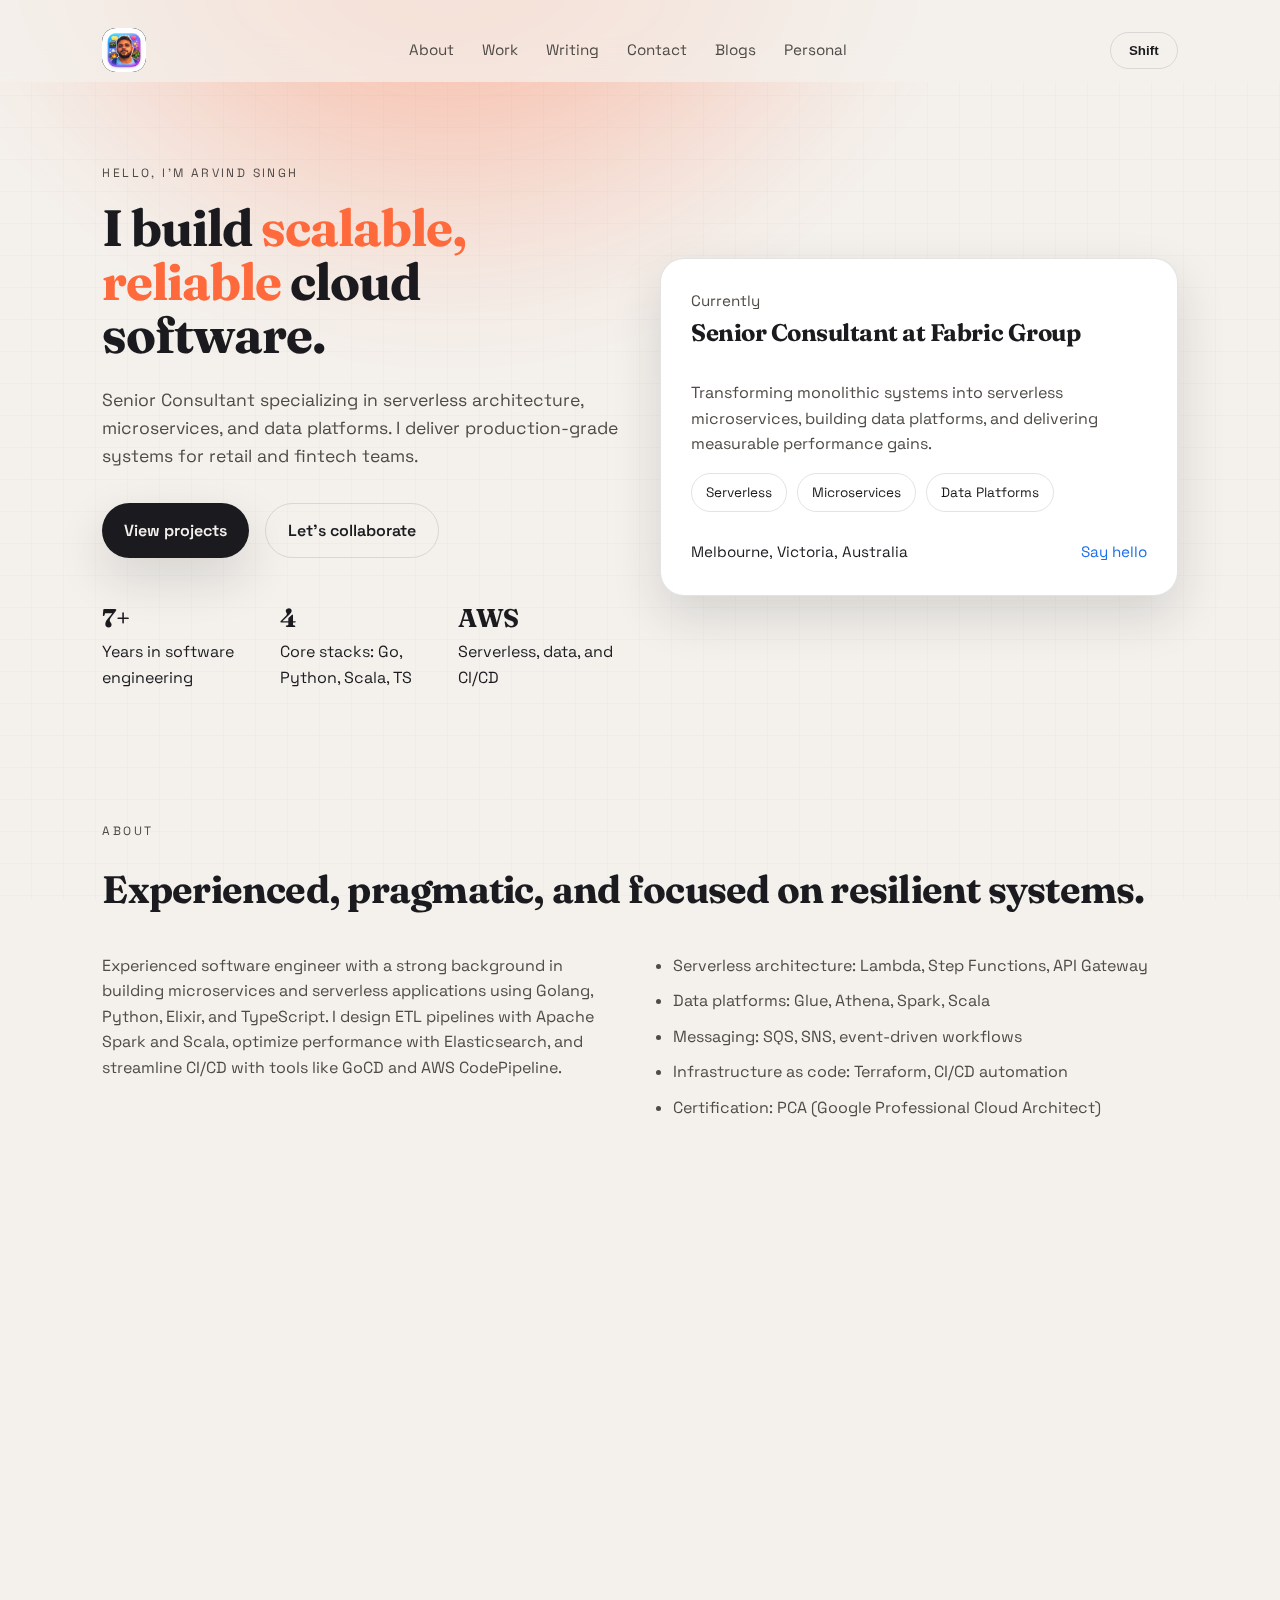
<file: index.html>
<!doctype html>
<html lang="en">

<head>
  <meta charset="utf-8" />
  <meta name="viewport" content="width=device-width, initial-scale=1" />
  <title>Arvind Singh | Personal Website</title>
  <meta name="description" content="Personal website with selected projects, writing, and contact." />
  <link rel="preconnect" href="https://fonts.googleapis.com" />
  <link rel="preconnect" href="https://fonts.gstatic.com" crossorigin />
  <link
    href="https://fonts.googleapis.com/css2?family=Fraunces:wght@400;600;700&family=Space+Grotesk:wght@400;500;600;700&display=swap"
    rel="stylesheet" />
  <link rel="icon" type="image/png" href="photos/brand.png" />
  <link rel="stylesheet" href="styles.css?v=9" />
</head>

<body>
  <div class="bg-blur"></div>
  <div class="bg-grid"></div>

    <header class="site-header">
      <button
        class="logo menu-toggle"
        type="button"
        aria-expanded="false"
        aria-controls="siteNav"
        aria-label="Toggle navigation"
      >
        <img src="photos/brand.png" alt="Arvind Singh logo" class="logo-mark" />
      </button>
      <nav class="nav" id="siteNav">
        <button class="nav-close" type="button" aria-label="Close navigation">×</button>
        <a href="#about">About</a>
        <a href="#work">Work</a>
        <a href="#writing">Writing</a>
        <a href="#contact">Contact</a>
        <a href="blogs.html">Blogs</a>
        <a href="personal.html">Personal</a>
      </nav>
      <button class="ghost" id="themeToggle" type="button" aria-label="Toggle theme">
        Shift
      </button>
    </header>

  <main>
    <section class="hero" id="top">
      <div class="hero-text">
        <p class="eyebrow">Hello, I'm Arvind Singh</p>
        <h1>
          I build
          <span>scalable, reliable</span>
          cloud software.
        </h1>
        <p class="lead">
          Senior Consultant specializing in serverless architecture, microservices, and data
          platforms. I deliver production-grade systems for retail and fintech teams.
        </p>
        <div class="hero-actions">
          <a class="primary" href="#work">View projects</a>
          <a class="secondary" href="#contact">Let’s collaborate</a>
        </div>
        <div class="hero-metrics">
          <div>
            <h3>7+</h3>
            <p>Years in software engineering</p>
          </div>
          <div>
            <h3>4</h3>
            <p>Core stacks: Go, Python, Scala, TS</p>
          </div>
          <div>
            <h3>AWS</h3>
            <p>Serverless, data, and CI/CD</p>
          </div>
        </div>
      </div>
      <div class="hero-card">
        <div class="card-top">
          <p>Currently</p>
          <h2>Senior Consultant at Fabric Group</h2>
        </div>
        <div class="card-body">
          <p>
            Transforming monolithic systems into serverless microservices, building
            data platforms, and delivering measurable performance gains.
          </p>
          <div class="pill-row">
            <span>Serverless</span>
            <span>Microservices</span>
            <span>Data Platforms</span>
          </div>
        </div>
        <div class="card-footer">
          <p>Melbourne, Victoria, Australia</p>
          <a href="#contact">Say hello</a>
        </div>
      </div>
    </section>

    <section class="section" id="about">
      <div class="section-title">
        <p class="eyebrow">About</p>
        <h2>Experienced, pragmatic, and focused on resilient systems.</h2>
      </div>
      <div class="about-grid">
        <p>
          Experienced software engineer with a strong background in building microservices and
          serverless applications using Golang, Python, Elixir, and TypeScript. I design ETL
          pipelines with Apache Spark and Scala, optimize performance with Elasticsearch, and
          streamline CI/CD with tools like GoCD and AWS CodePipeline.
        </p>
        <ul>
          <li>Serverless architecture: Lambda, Step Functions, API Gateway</li>
          <li>Data platforms: Glue, Athena, Spark, Scala</li>
          <li>Messaging: SQS, SNS, event-driven workflows</li>
          <li>Infrastructure as code: Terraform, CI/CD automation</li>
          <li>Certification: PCA (Google Professional Cloud Architect)</li>
        </ul>
      </div>
    </section>

    <section class="section" id="work">
      <div class="section-title">
        <p class="eyebrow">Selected Work</p>
        <h2>Recent systems and platform work.</h2>
      </div>
      <div class="cards">
        <article class="card">
          <div>
            <h3>Serverless Retail Platform</h3>
            <p>
              Transformed a monolithic C# system into serverless microservices using TypeScript,
              Lambda, Step Functions, DynamoDB, and API Gateway.
            </p>
          </div>
          <span class="tag">AWS</span>
        </article>
        <article class="card">
          <div>
            <h3>Document Classification</h3>
            <p>
              Built a serverless NLP pipeline with AWS Comprehend, S3 triggers, and custom entity
              recognition models.
            </p>
          </div>
          <span class="tag">NLP</span>
        </article>
        <article class="card">
          <div>
            <h3>Data Platform & ETL</h3>
            <p>
              Designed a scalable data platform with FastAPI, AWS Glue, Athena, and S3 to power
              analytics and reporting.
            </p>
          </div>
          <span class="tag">Data</span>
        </article>
      </div>
    </section>

    <section class="section" id="writing">
      <div class="section-title">
        <p class="eyebrow">Focus Areas</p>
        <h2>What I care about and build for teams.</h2>
      </div>
      <div class="writing">
        <div class="writing-item">
          <div>
            <p class="writing-date">Serverless</p>
            <h3>AWS Step Functions, Lambda, API Gateway, DynamoDB</h3>
          </div>
          <span>Focus</span>
        </div>
        <div class="writing-item">
          <div>
            <p class="writing-date">Messaging</p>
            <h3>SQS, SNS, event-driven systems</h3>
          </div>
          <span>Focus</span>
        </div>
        <div class="writing-item">
          <div>
            <p class="writing-date">Data</p>
            <h3>Apache Spark, Scala, Glue, Athena, Elasticsearch</h3>
          </div>
          <span>Focus</span>
        </div>
      </div>
    </section>

    <section class="section" id="contact">
      <div class="contact-card">
        <div>
          <p class="eyebrow">Contact</p>
          <h2>Let’s build reliable systems together.</h2>
          <p>
            Email me at <a href="mailto:rathourarv@gmail.com">rathourarv@gmail.com</a>
            or find me on <a href="https://www.linkedin.com/in/rathourarv">LinkedIn</a>.
          </p>
        </div>
        <div class="contact-actions">
          <a class="primary" href="mailto:rathourarv@gmail.com">Start a project</a>
          <a class="secondary" href="#top">Back to top</a>
        </div>
      </div>
    </section>

    <section class="section" id="blog">
      <div class="section-title">
        <p class="eyebrow">From Medium</p>
        <h2>Latest writing and technical notes.</h2>
      </div>
      <div class="cards medium-list" data-medium-list data-limit="3">
        <article class="card medium-loading">
          <div>
            <h3>Loading latest posts...</h3>
            <p>Fetching Medium previews.</p>
          </div>
          <span class="tag">Blog</span>
        </article>
      </div>
      <a class="secondary medium-cta" href="blogs.html">View all posts</a>
    </section>

  </main>

  <footer class="site-footer">
    <div class="footer-brand">
      <img src="photos/brand.png" alt="Arvind Singh brand mark" class="brand-mark" />
      <p>TM</p>
    </div>
    <p>© 2026 Arvind Singh. Built with care.</p>
  </footer>

  <script src="script.js"></script>
</body>

</html>
</file>
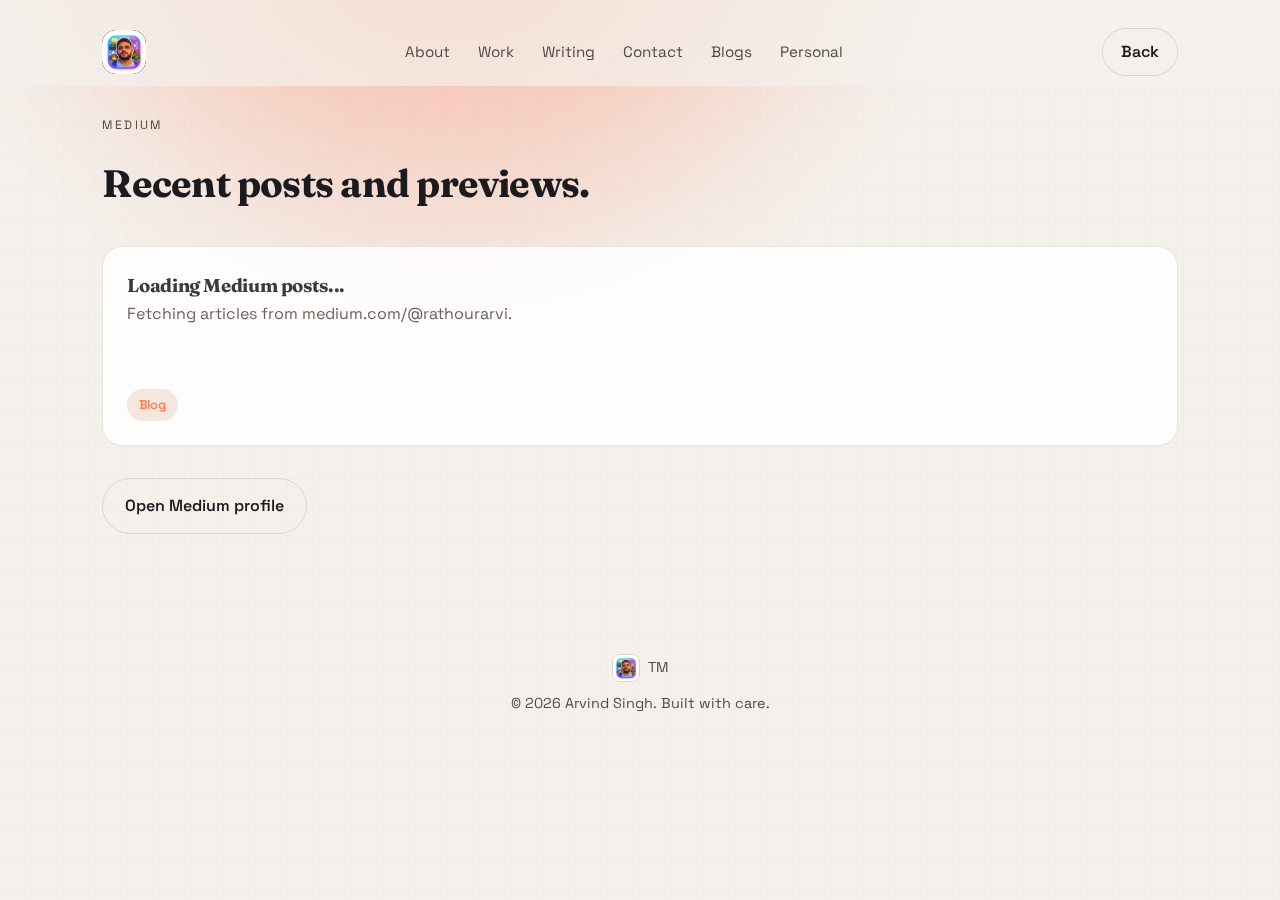
<file: blogs.html>
<!doctype html>
<html lang="en">

<head>
  <meta charset="utf-8" />
  <meta name="viewport" content="width=device-width, initial-scale=1" />
  <title>Blogs | Arvind Singh</title>
  <meta name="description" content="Latest Medium posts by Arvind Singh." />
  <link rel="preconnect" href="https://fonts.googleapis.com" />
  <link rel="preconnect" href="https://fonts.gstatic.com" crossorigin />
  <link
    href="https://fonts.googleapis.com/css2?family=Fraunces:wght@400;600;700&family=Space+Grotesk:wght@400;500;600;700&display=swap"
    rel="stylesheet" />
  <link rel="icon" type="image/png" href="photos/brand.png" />
  <link rel="stylesheet" href="styles.css?v=9" />
</head>

<body>
  <div class="bg-blur"></div>
  <div class="bg-grid"></div>

  <header class="site-header">
    <button
      class="logo menu-toggle"
      type="button"
      aria-expanded="false"
      aria-controls="siteNav"
      aria-label="Toggle navigation"
    >
      <img src="photos/brand.png" alt="Arvind Singh logo" class="logo-mark" />
    </button>
    <nav class="nav" id="siteNav">
      <button class="nav-close" type="button" aria-label="Close navigation">×</button>
      <a href="index.html#about">About</a>
      <a href="index.html#work">Work</a>
      <a href="index.html#writing">Writing</a>
      <a href="index.html#contact">Contact</a>
      <a href="blogs.html">Blogs</a>
      <a href="personal.html">Personal</a>
    </nav>
    <a class="ghost" href="index.html">Back</a>
  </header>

  <main>
    <section class="section" id="blogs">
      <div class="section-title">
        <p class="eyebrow">Medium</p>
        <h2>Recent posts and previews.</h2>
      </div>
      <div class="cards medium-list" data-medium-list data-limit="12">
        <article class="card medium-loading">
          <div>
            <h3>Loading Medium posts...</h3>
            <p>Fetching articles from medium.com/@rathourarvi.</p>
          </div>
          <span class="tag">Blog</span>
        </article>
      </div>
      <a class="secondary medium-cta" href="https://medium.com/@rathourarvi" target="_blank" rel="noreferrer noopener">Open Medium profile</a>
    </section>
  </main>

  <footer class="site-footer">
    <div class="footer-brand">
      <img src="photos/brand.png" alt="Arvind Singh brand mark" class="brand-mark" />
      <p>TM</p>
    </div>
    <p>© 2026 Arvind Singh. Built with care.</p>
  </footer>

  <script src="script.js"></script>
</body>

</html>
</file>
<file: styles.css>
:root {
  color-scheme: light;
  --bg: #f4f1ed;
  --text: #1b1b1f;
  --muted: #4f4b46;
  --accent: #ff6a3d;
  --accent-2: #1f6feb;
  --card: #ffffff;
  --border: rgba(27, 27, 31, 0.12);
  --shadow: 0 20px 50px rgba(27, 27, 31, 0.14);
  --radius: 24px;
}

:root[data-theme="night"] {
  color-scheme: dark;
  --bg: #0d0f14;
  --text: #f2f1ed;
  --muted: #a6a39e;
  --accent: #ff8a4c;
  --accent-2: #78b6ff;
  --card: #151821;
  --border: rgba(255, 255, 255, 0.12);
  --shadow: 0 25px 60px rgba(0, 0, 0, 0.6);
}

* {
  box-sizing: border-box;
}

body {
  margin: 0;
  font-family: "Space Grotesk", system-ui, sans-serif;
  background: var(--bg);
  color: var(--text);
  line-height: 1.6;
  overflow-x: hidden;
}

h1,
h2,
h3 {
  font-family: "Fraunces", "Times New Roman", serif;
  margin: 0;
  letter-spacing: -0.02em;
}

p {
  margin: 0;
}

a {
  color: inherit;
  text-decoration: none;
}

.bg-blur {
  position: fixed;
  inset: -20% 20% auto -10%;
  height: 60vh;
  background: radial-gradient(circle at top, rgba(255, 106, 61, 0.6), transparent 65%);
  filter: blur(60px);
  z-index: -2;
}

.bg-grid {
  position: fixed;
  inset: 0;
  background-image: linear-gradient(transparent 96%, rgba(0, 0, 0, 0.08) 100%),
    linear-gradient(90deg, transparent 96%, rgba(0, 0, 0, 0.08) 100%);
  background-size: 32px 32px;
  opacity: 0.35;
  z-index: -3;
}

.site-header {
  display: flex;
  align-items: center;
  justify-content: space-between;
  padding: 28px 8vw 10px;
  position: sticky;
  top: 0;
  backdrop-filter: blur(18px);
  background: color-mix(in srgb, var(--bg) 70%, transparent);
  z-index: 10;
  gap: 16px;
}

.logo {
  width: 44px;
  height: 44px;
  display: inline-flex;
  align-items: center;
  justify-content: center;
  padding: 0;
  border-radius: 14px;
  background: var(--text);
  color: var(--bg);
  font-weight: 700;
  letter-spacing: 0.04em;
  position: relative;
  overflow: hidden;
}

.logo-mark {
  width: 100%;
  height: 100%;
  object-fit: cover;
  border-radius: inherit;
  display: block;
}

.nav {
  display: flex;
  gap: 28px;
  font-size: 0.95rem;
  flex-wrap: wrap;
}

.nav-close {
  display: none;
  align-self: flex-end;
  background: transparent;
  border: 1px solid var(--border);
  color: var(--text);
  padding: 8px 14px;
  border-radius: 999px;
  font-weight: 600;
  cursor: pointer;
  font-size: 1.5rem;
  line-height: 1;
}

.menu-toggle {
  cursor: pointer;
  border: none;
}

.nav a {
  color: var(--muted);
  transition: color 0.2s ease;
}

.nav a:hover {
  color: var(--text);
}

.ghost {
  background: transparent;
  border: 1px solid var(--border);
  color: var(--text);
  padding: 10px 18px;
  border-radius: 999px;
  cursor: pointer;
  font-weight: 600;
}

main {
  padding: 30px 8vw 80px;
  display: flex;
  flex-direction: column;
  gap: 80px;
}

.hero {
  display: grid;
  grid-template-columns: repeat(auto-fit, minmax(280px, 1fr));
  gap: 40px;
  align-items: center;
  min-height: 70vh;
}

.hero-text h1 {
  font-size: clamp(2.6rem, 4vw, 4rem);
  line-height: 1.05;
}

.hero-text h1 span {
  color: var(--accent);
}

.eyebrow {
  text-transform: uppercase;
  letter-spacing: 0.2em;
  font-size: 0.75rem;
  color: var(--muted);
  margin-bottom: 18px;
}

.lead {
  font-size: 1.1rem;
  color: var(--muted);
  margin: 24px 0 32px;
}

.hero-actions {
  display: flex;
  gap: 16px;
  flex-wrap: wrap;
}

.primary,
.secondary {
  padding: 14px 22px;
  border-radius: 999px;
  font-weight: 600;
  display: inline-flex;
  align-items: center;
  justify-content: center;
  gap: 10px;
  transition: transform 0.2s ease, box-shadow 0.2s ease;
}

.primary {
  background: var(--text);
  color: var(--bg);
  box-shadow: var(--shadow);
}

.secondary {
  border: 1px solid var(--border);
  color: var(--text);
}

.primary:hover,
.secondary:hover {
  transform: translateY(-2px);
}

.hero-metrics {
  display: grid;
  grid-template-columns: repeat(auto-fit, minmax(140px, 1fr));
  gap: 16px;
  margin-top: 40px;
}

.hero-metrics h3 {
  font-size: 1.6rem;
}

.hero-card {
  background: var(--card);
  border: 1px solid var(--border);
  border-radius: var(--radius);
  padding: 30px;
  box-shadow: var(--shadow);
  display: flex;
  flex-direction: column;
  gap: 28px;
  position: relative;
  overflow: hidden;
}

.hero-card::after {
  content: "";
  position: absolute;
  inset: auto -40% -60% auto;
  width: 240px;
  height: 240px;
  background: radial-gradient(circle, color-mix(in srgb, var(--accent) 50%, transparent) 0%,
      transparent 70%);
  opacity: 0.6;
}

.card-top p {
  color: var(--muted);
  font-size: 0.95rem;
}

.card-body p {
  color: var(--muted);
}

.pill-row {
  display: flex;
  gap: 10px;
  flex-wrap: wrap;
  margin-top: 16px;
}

.pill-row span {
  padding: 8px 14px;
  border-radius: 999px;
  border: 1px solid var(--border);
  font-size: 0.85rem;
}

.card-footer {
  display: flex;
  align-items: center;
  justify-content: space-between;
  font-size: 0.95rem;
}

.card-footer a {
  color: var(--accent-2);
}

.section {
  display: flex;
  flex-direction: column;
  gap: 32px;
}

.section-title h2 {
  font-size: clamp(2rem, 3vw, 2.8rem);
}

.about-grid {
  display: grid;
  grid-template-columns: repeat(auto-fit, minmax(240px, 1fr));
  gap: 30px;
  color: var(--muted);
}

.about-grid ul {
  padding-left: 18px;
  margin: 0;
  display: grid;
  gap: 10px;
}

.cards {
  display: grid;
  grid-template-columns: repeat(auto-fit, minmax(220px, 1fr));
  gap: 22px;
}

.card {
  background: var(--card);
  border: 1px solid var(--border);
  border-radius: 20px;
  padding: 24px;
  display: flex;
  flex-direction: column;
  justify-content: space-between;
  gap: 20px;
  min-height: 200px;
  transition: transform 0.25s ease, border-color 0.25s ease;
}

.card:hover {
  transform: translateY(-6px);
  border-color: color-mix(in srgb, var(--accent) 40%, var(--border));
}

.card p {
  color: var(--muted);
}

.tag {
  align-self: flex-start;
  padding: 6px 12px;
  border-radius: 999px;
  background: color-mix(in srgb, var(--accent) 10%, var(--bg));
  color: var(--accent);
  font-size: 0.8rem;
  font-weight: 600;
}

.medium-meta {
  color: var(--muted);
  font-size: 0.85rem;
  margin-bottom: 8px;
}

.medium-loading {
  opacity: 0.85;
}

.medium-cta {
  align-self: flex-start;
}

.writing {
  display: grid;
  gap: 16px;
}

.writing-item {
  padding: 18px 20px;
  border-radius: 16px;
  border: 1px solid var(--border);
  display: flex;
  justify-content: space-between;
  align-items: center;
  background: var(--card);
  transition: transform 0.2s ease;
}

.writing-item:hover {
  transform: translateX(8px);
}

.writing-date {
  color: var(--muted);
  font-size: 0.85rem;
  letter-spacing: 0.08em;
  text-transform: uppercase;
}

.photo-grid {
  display: grid;
  grid-template-columns: repeat(auto-fit, minmax(220px, 1fr));
  gap: 20px;
}

.photo-card {
  margin: 0;
  display: grid;
  gap: 14px;
}

.photo-placeholder {
  height: 220px;
  border-radius: 18px;
  background: linear-gradient(135deg,
      color-mix(in srgb, var(--accent) 35%, var(--bg)),
      color-mix(in srgb, var(--accent-2) 25%, var(--card)));
  border: 1px solid var(--border);
  box-shadow: var(--shadow);
}

.photo-card img {
  width: 100%;
  aspect-ratio: 3 / 4;
  height: auto;
  object-fit: cover;
  border-radius: 18px;
  border: 1px solid var(--border);
  box-shadow: var(--shadow);
}

.photo-card figcaption {
  color: var(--muted);
  font-size: 0.95rem;
}

.photo-note {
  color: var(--muted);
  font-size: 0.9rem;
}

.contact-card {
  display: grid;
  grid-template-columns: 1fr auto;
  gap: 20px;
  padding: 32px;
  border-radius: var(--radius);
  background: linear-gradient(130deg, color-mix(in srgb, var(--accent) 25%, var(--card)),
      color-mix(in srgb, var(--accent-2) 15%, var(--card)));
  border: 1px solid var(--border);
  align-items: center;
}

.contact-card p a {
  color: var(--text);
  text-decoration: underline;
}

.contact-actions {
  display: flex;
  flex-direction: column;
  gap: 12px;
  align-items: flex-end;
  justify-self: end;
}

.site-footer {
  padding: 40px 8vw 60px;
  color: var(--muted);
  text-align: center;
  font-size: 0.9rem;
}

.footer-brand {
  display: inline-flex;
  align-items: center;
  gap: 8px;
  margin-bottom: 10px;
}

.brand-mark {
  width: 28px;
  height: 28px;
  border-radius: 8px;
  object-fit: cover;
  border: 1px solid var(--border);
}

.reveal {
  opacity: 0;
  transform: translateY(20px);
  transition: opacity 0.6s ease, transform 0.6s ease;
}

.reveal.visible {
  opacity: 1;
  transform: translateY(0);
}

@media (max-width: 720px) {
  .site-header {
    flex-direction: row;
    align-items: center;
    justify-content: space-between;
    padding: 16px 6vw;
  }

  .menu-toggle {
    order: -1;
  }

  .ghost {
    order: 1;
  }

  .nav {
    display: none;
    flex-direction: column;
    gap: 0;
    padding: 84px 8vw 24px;
    position: fixed;
    inset: 0;
    background: var(--bg);
    backdrop-filter: blur(12px);
    z-index: 20;
    align-items: flex-start;
    justify-content: flex-start;
  }

  .nav.open {
    display: flex;
    flex-direction: column;
    align-items: flex-start;
    justify-content: flex-start;
  }

  .nav-close {
    display: inline-flex;
    position: absolute;
    top: 16px;
    right: 6vw;
    width: 44px;
    height: 44px;
    align-items: center;
    justify-content: center;
    border-radius: 999px;
  }

  .nav a {
    display: block;
    width: 100%;
    padding: 14px 0;
    border-bottom: 1px solid var(--border);
    font-size: 1.15rem;
    background: none;
    border-radius: 0;
    box-shadow: none;
    text-align: left;
  }

  .nav.open a {
    display: block;
    width: 100%;
  }

  main {
    padding: 24px 6vw 64px;
    gap: 64px;
  }

  .hero {
    min-height: auto;
    gap: 28px;
  }

  .hero-actions {
    width: 100%;
  }

  .primary,
  .secondary {
    width: 100%;
  }

  .hero-metrics {
    grid-template-columns: repeat(auto-fit, minmax(120px, 1fr));
  }

  .hero-card {
    padding: 24px;
  }
}

@media (max-width: 560px) {
  .logo {
    width: 40px;
    height: 40px;
  }

  .nav {
    font-size: 0.9rem;
  }

  .section-title h2 {
    font-size: 1.8rem;
  }

  .card {
    min-height: auto;
  }

  .writing-item {
    flex-direction: column;
    align-items: flex-start;
    gap: 10px;
  }

  .contact-card {
    grid-template-columns: 1fr;
    padding: 24px;
  }

  .contact-actions {
    align-items: flex-start;
    justify-self: start;
  }
}

/* Hard mobile override for Firefox: open nav is always a vertical list */
@media (max-width: 900px) {
  #siteNav.open {
    display: block !important;
    position: fixed !important;
    inset: 0 !important;
    width: 100vw !important;
    height: 100vh !important;
    min-height: 100vh !important;
    z-index: 20 !important;
    background: var(--bg) !important;
    opacity: 1 !important;
    padding: 84px 8vw 24px !important;
  }

  #siteNav.open .nav-close {
    display: inline-flex !important;
    position: absolute !important;
    top: 16px !important;
    right: 6vw !important;
    width: 44px !important;
    height: 44px !important;
    align-items: center !important;
    justify-content: center !important;
  }

  #siteNav.open a {
    display: block !important;
    width: 100% !important;
    padding: 14px 0 !important;
    border-bottom: 1px solid var(--border) !important;
    text-align: left !important;
  }
}
</file>
